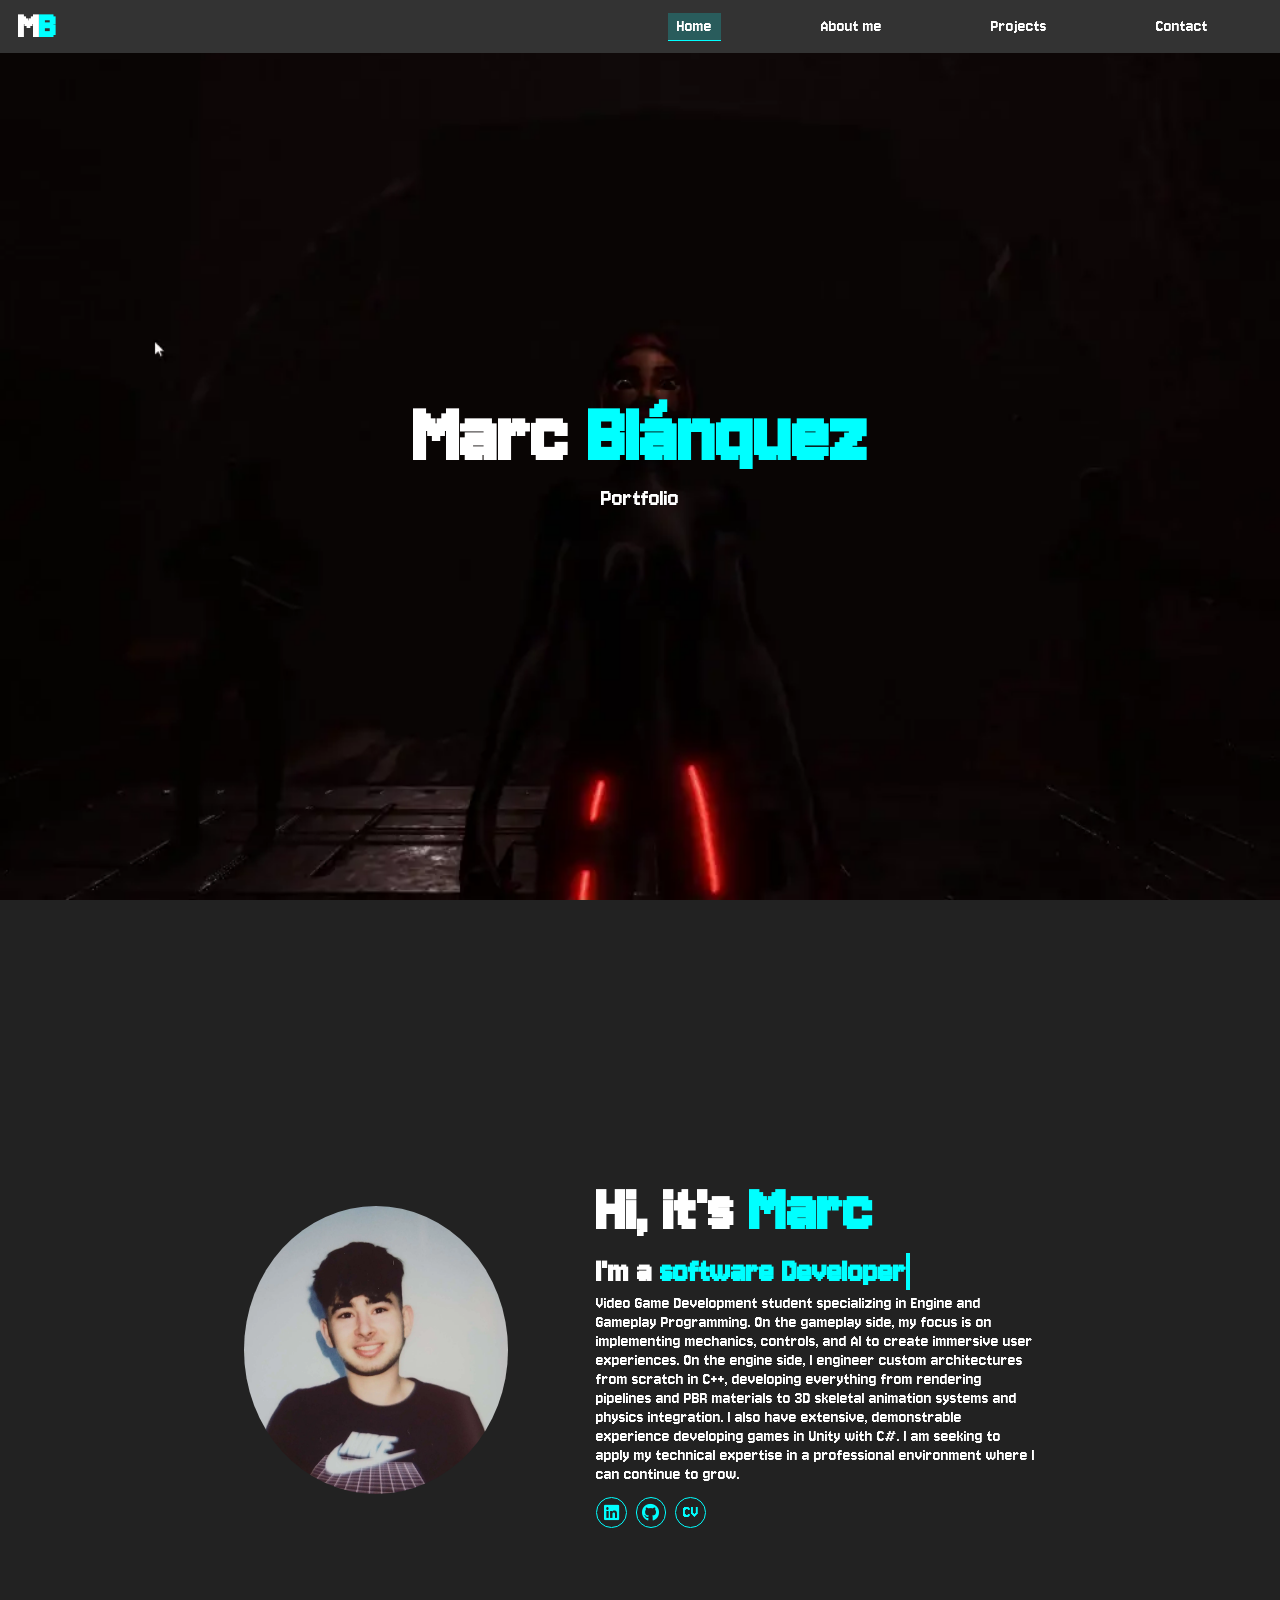
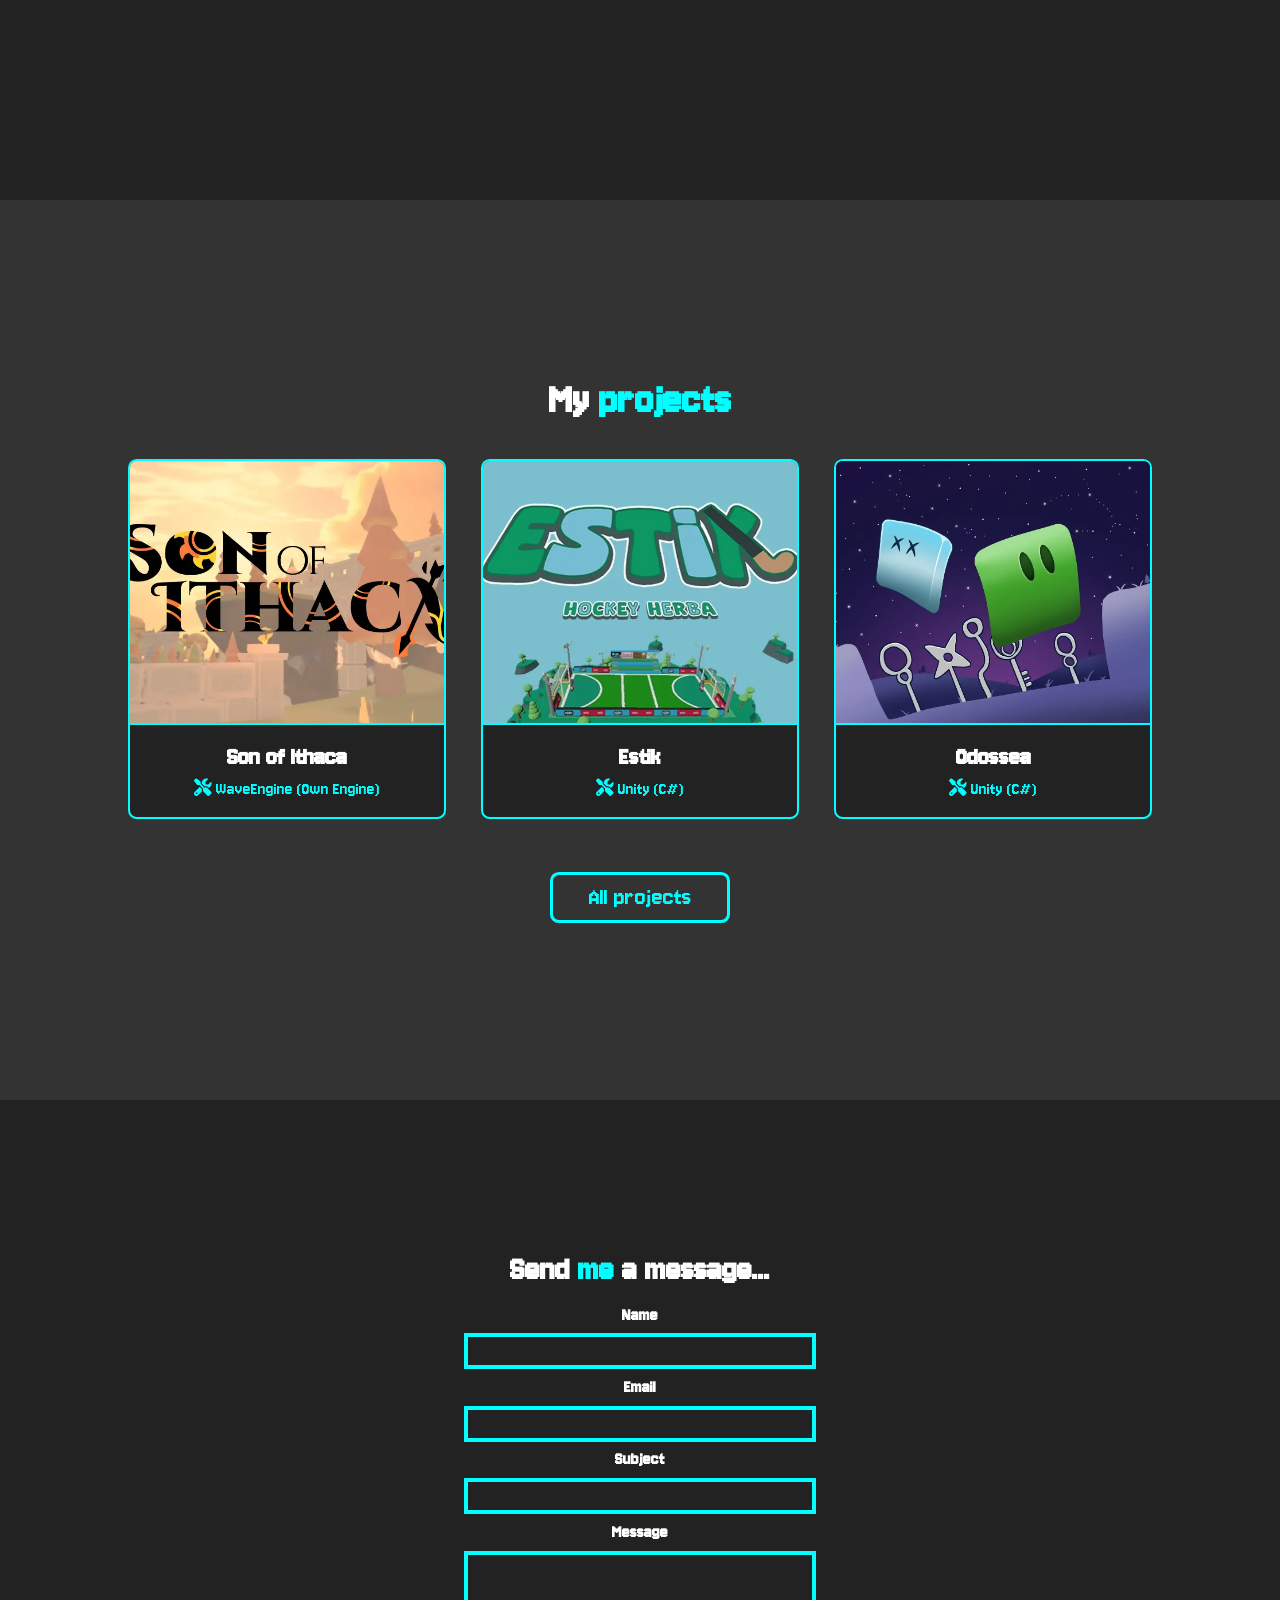
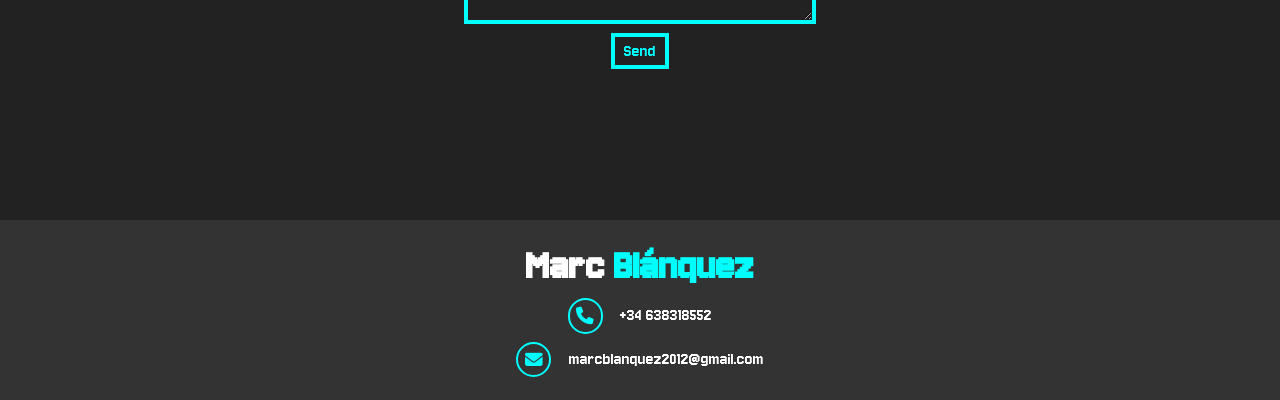
<file: index.html>
<!DOCTYPE html>
<html lang="en">
<head>
  <meta charset="UTF-8">
  <meta http-equiv="X-UA-Compatible" content="IE=edge">
  <meta name="viewport" content="width=device-width, initial-scale=1.0, maximum-scale=1.0, user-scalable=no">
  <meta name="description" content="Portfolio of Marc Blánquez, a Gameplay and Engine Programmer specialized in C++, custom game engines, and gameplay mechanics. Explore my technical projects and game development work.">
  <link rel="icon" type="image/png" href="resources/icon.png">
  <link rel="apple-touch-icon" href="resources/icon.png">
  <title>Marc Blánquez Portfolio</title>
  <link rel="stylesheet" href="https://cdnjs.cloudflare.com/ajax/libs/font-awesome/6.5.2/css/all.min.css">
  <link rel="stylesheet" href="css/styles.css">
  <link rel="stylesheet" href="css/index.css">
  <script src="data.js" defer></script>
  <script src="scripts.js" defer></script>
</head>
<body>
    <div class="wrapper">
        <header class ="header">
            <nav class="navbar">
                <div class="brand">
                    <h2>M<span>B</span></h2>
                </div>
                <ul class="menu">
                    <li><a href="#home">Home</a></li>
                    <li><a href="#about-me">About me</a></li>
                    <li><a href="#projects">Projects</a></li>
                    <li><a href="#contact">Contact</a></li>
                </ul>
            </nav>
        </header>  
        <main class="main">
            <div id="home" class="home">
                <video class="resume-video" loop autoplay muted poster="resources/posters/background.webp">
                    <source src="resources/videos/Background.mp4" type="video/mp4">
                </video>
                <div class="home-content">
                    <h1>Marc <span>Blánquez</span></h1>
                    <p>Portfolio</p>
                </div>
            </div>
            <div id="about-me" class="about-me">
                <img class="self-image" src="resources/mi-foto.webp" alt="">
                <div class="about-me-content">
                    <h1>Hi, it's <span>Marc</span></h2>
                    <h3 class="typing-text">I'm a <span></span></h3>
                    <p>Video Game Development student specializing in Engine and Gameplay Programming. On the gameplay side, my focus is on implementing mechanics, controls, and AI to create immersive user experiences. On the engine side, I engineer custom architectures from scratch in C++, developing everything from rendering pipelines and PBR materials to 3D skeletal animation systems and physics integration. I also have extensive, demonstrable experience developing games in Unity with C#. I am seeking to apply my technical expertise in a professional environment where I can continue to grow.</p>
                    <div class="about-me-icons">
                        <a href="https://linkedin.com/in/marc-blanquez-padilla-b49224221"><i class="fa-brands fa-linkedin"></i></a>
                        <a href="https://github.com/MarcBlanquezPadilla"><i class="fa-brands fa-github"></i></a>
                        <a class="about-me-download" href="resources/CV-ENG.pdf" download="MarcBlanquez_CV.pdf">CV</a>
                    </div>
                </div>                
            </div>
            <div id="projects" class="projects">
                <h1>My <span>projects</span></h1>
                <div id="projects-grid" class="projects-grid"></div>
                <button id="all-projects-btn" class="all-projects-btn">All projects</button>
            </div>
            <div id="contact" class="contact">
                <h1>Send <span>me</span> a message...</h1>
                <form action="https://formsubmit.co/marcblanquez2012@gmail.com" method="POST">
                    <h3>Name</h3>
                    <input class="contact-input" type="text" name="name" required>
                    <h3>Email</h3>
                    <input class="contact-input" type="email" name="email" required>
                    <h3>Subject</h3>
                    <input class="contact-input" type="text" name="subject" required>
                    <h3>Message</h3>
                    <textarea class = "contact-input" type="text" name="message" rows="3" required></textarea>
                    <button type ="submit">Send</button>
                </form>
            </div>
        </main>
        <footer>
            <div class="footer-content">
                <h2>Marc <span>Blánquez</span></h2>
                <div class="footer-contact">
                    <div class="footer-contact-icon"><i class="fa-solid fa-phone"></i></div>
                    <p>+34 638318552</p>
                </div>
                <div class="footer-contact">
                    <div class="footer-contact-icon"><i class="fa-solid fa-envelope"></i></div>
                    <p>marcblanquez2012@gmail.com</p>
                </div>
            </div>
        </footer>
    </div>  
</body>
</html>
</file>
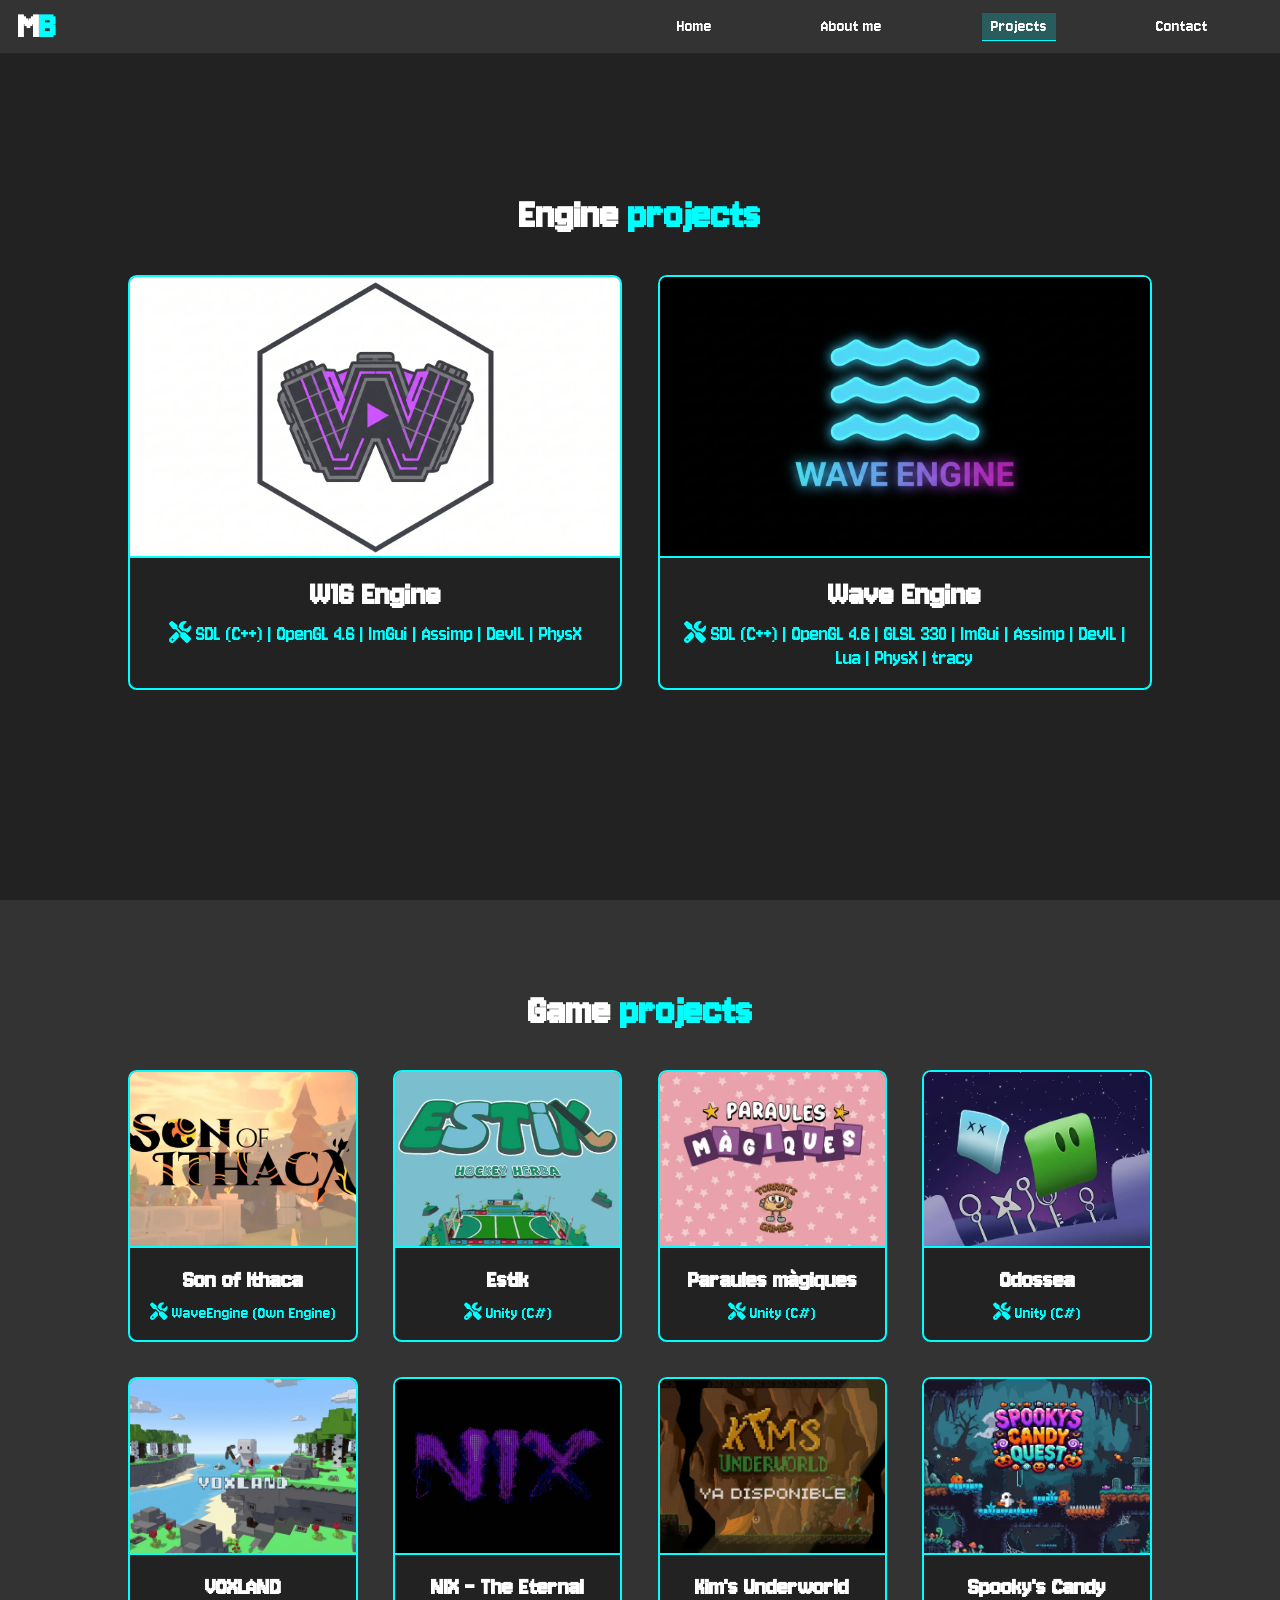
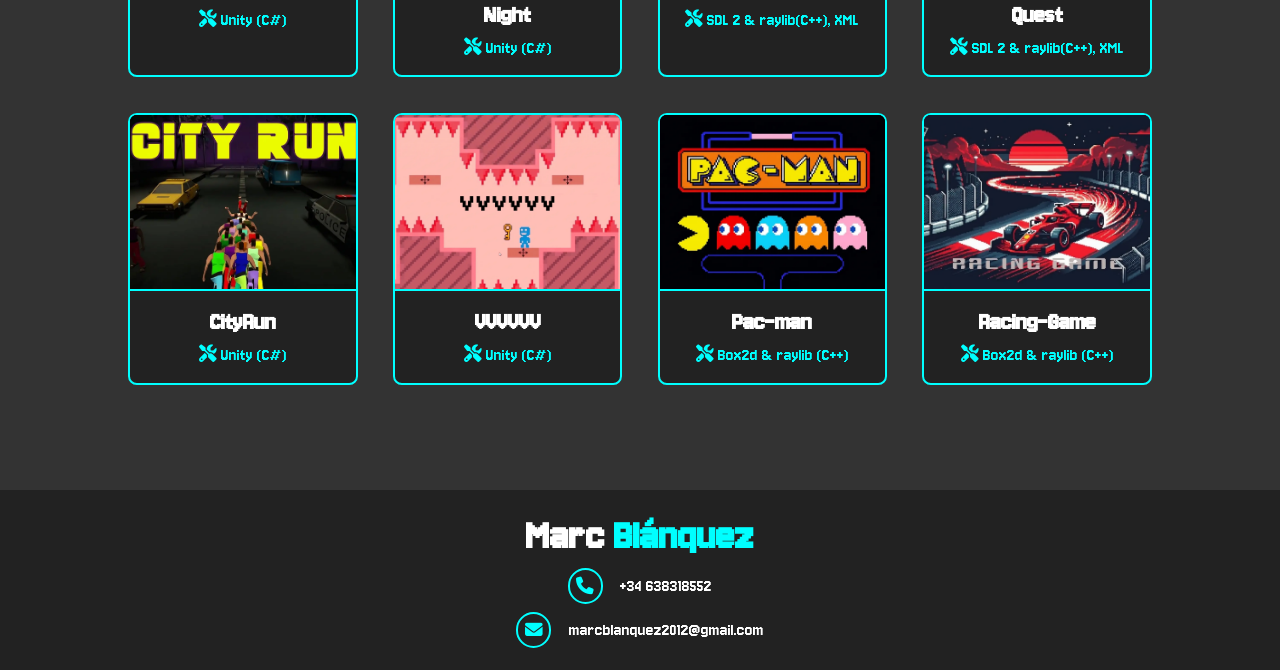
<file: allprojects.html>
<!DOCTYPE html>
<html lang="en">
<head>
  <meta charset="UTF-8">
  <meta http-equiv="X-UA-Compatible" content="IE=edge">
  <meta name="viewport" content="width=device-width, initial-scale=1.0, maximum-scale=1.0, user-scalable=no">
  <link rel="icon" type="image/jpeg" href="resources/icon.webp">
  <link rel="apple-touch-icon" href="resources/icon.webp">
  <title>Marc Blánquez Portfolio</title>
  <link rel="stylesheet" href="https://cdnjs.cloudflare.com/ajax/libs/font-awesome/6.5.2/css/all.min.css">
  <link rel="stylesheet" href="css/styles.css">
  <link rel="stylesheet" href="css/projects.css">
  <script src="data.js" defer></script>
  <script src="allprojects.js" defer></script>
</head>
<body>
    <div class="wrapper">
        <header class ="header">
            <nav class="navbar">
                <div class="brand" onclick="window.location.href='index.html'">
                    <h2>M<span>B</span></h2>
                </div>
                <ul class="menu">
                    <li><a href="index.html#home">Home</a></li>
                    <li><a href="index.html#about-me">About me</a></li>
                    <li><a href="allprojects.html" class="active-link">Projects</a></li>
                    <li><a href="index.html#contact">Contact</a></li>
                </ul>
            </nav>
        </header>  
        <main class="main">
            <div id="engine-projects" class="engine-projects">
                <h1>Engine <span>projects</span></h1>
                <div id="engine-projects-grid" class="engine-projects-grid"></div>
            </div>
            <div id="game-projects" class="game-projects">
                <h1>Game <span>projects</span></h1>
                <div id="game-projects-grid" class="game-projects-grid"></div>
            </div>
        </main>
        <footer>
            <div class="footer-content">
                <h2>Marc <span>Blánquez</span></h2>
                <div class="footer-contact">
                    <div class="footer-contact-icon"><i class="fa-solid fa-phone"></i></div>
                    <p>+34 638318552</p>
                </div>
                <div class="footer-contact">
                    <div class="footer-contact-icon"><i class="fa-solid fa-envelope"></i></div>
                    <p>marcblanquez2012@gmail.com</p>
                </div>
            </div>
        </footer>
    </div>  
</body>
</html>
</file>
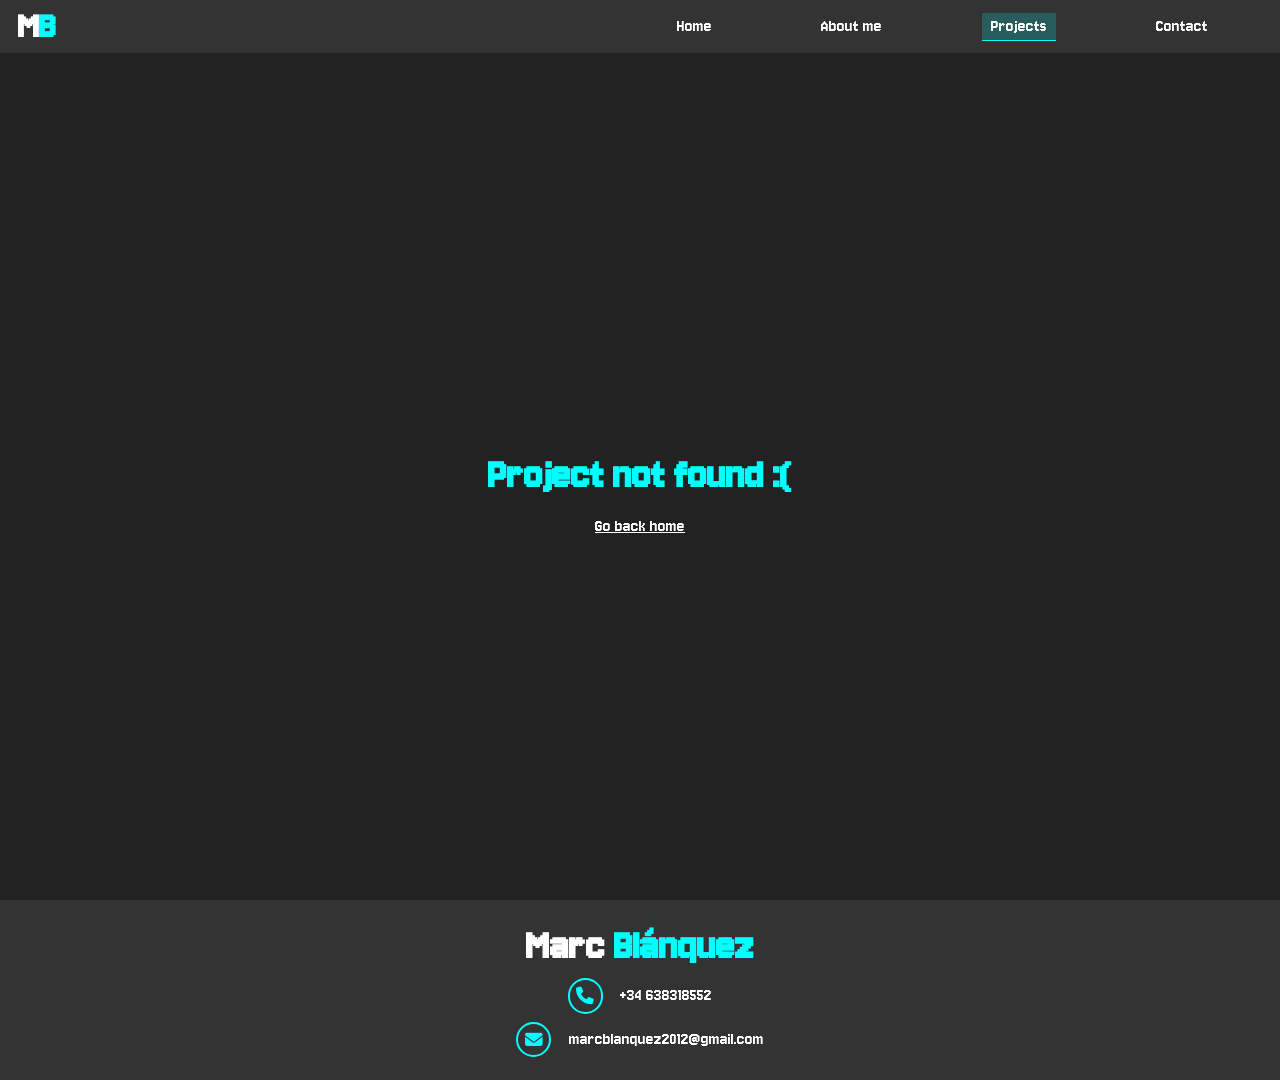
<file: project.html>
<!DOCTYPE html>
<html lang="en">
<head>
  <meta charset="UTF-8">
  <meta name="viewport" content="width=device-width, initial-scale=1.0">
  <link rel="icon" type="image/jpeg" href="resources/icon.webp">
  <link rel="apple-touch-icon" href="resources/icon.webp">
  <title>Marc Blánquez Portfolio</title>
  <link rel="stylesheet" href="https://cdnjs.cloudflare.com/ajax/libs/font-awesome/6.5.2/css/all.min.css">
  <link rel="stylesheet" href="css/styles.css">
  <link rel="stylesheet" href="css/project.css">
  <script src="data.js" defer></script>
  <script src="project.js" defer></script>
</head>
<body>
    <div class="wrapper">
        <header class ="header">
            <nav class="navbar">
                <div class="brand" onclick="window.location.href='index.html'">
                    <h2>M<span>B</span></h2>
                </div>
                <ul class="menu">
                    <li><a href="index.html#home">Home</a></li>
                    <li><a href="index.html#about-me">About me</a></li>
                    <li><a href="allprojects.html" class="active-link">Projects</a></li>
                    <li><a href="index.html#contact">Contact</a></li>
                </ul>
            </nav>
        </header>  

        <main class="main" style="padding-top: 10rem; min-height: 100vh; display: flex; justify-content: center; align-items: center; background-color: #222222;">
            <div id="single-project-container" style="width: 80vw; max-width: 120rem; color: white;">
            </div>
        </main>

        <footer>
            <div class="footer-content">
                <h2>Marc <span>Blánquez</span></h2>
                <div class="footer-contact">
                    <div class="footer-contact-icon"><i class="fa-solid fa-phone"></i></div>
                    <p>+34 638318552</p>
                </div>
                <div class="footer-contact">
                    <div class="footer-contact-icon"><i class="fa-solid fa-envelope"></i></div>
                    <p>marcblanquez2012@gmail.com</p>
                </div>
            </div>
        </footer>
    </div>  
</body>
</html>
</file>
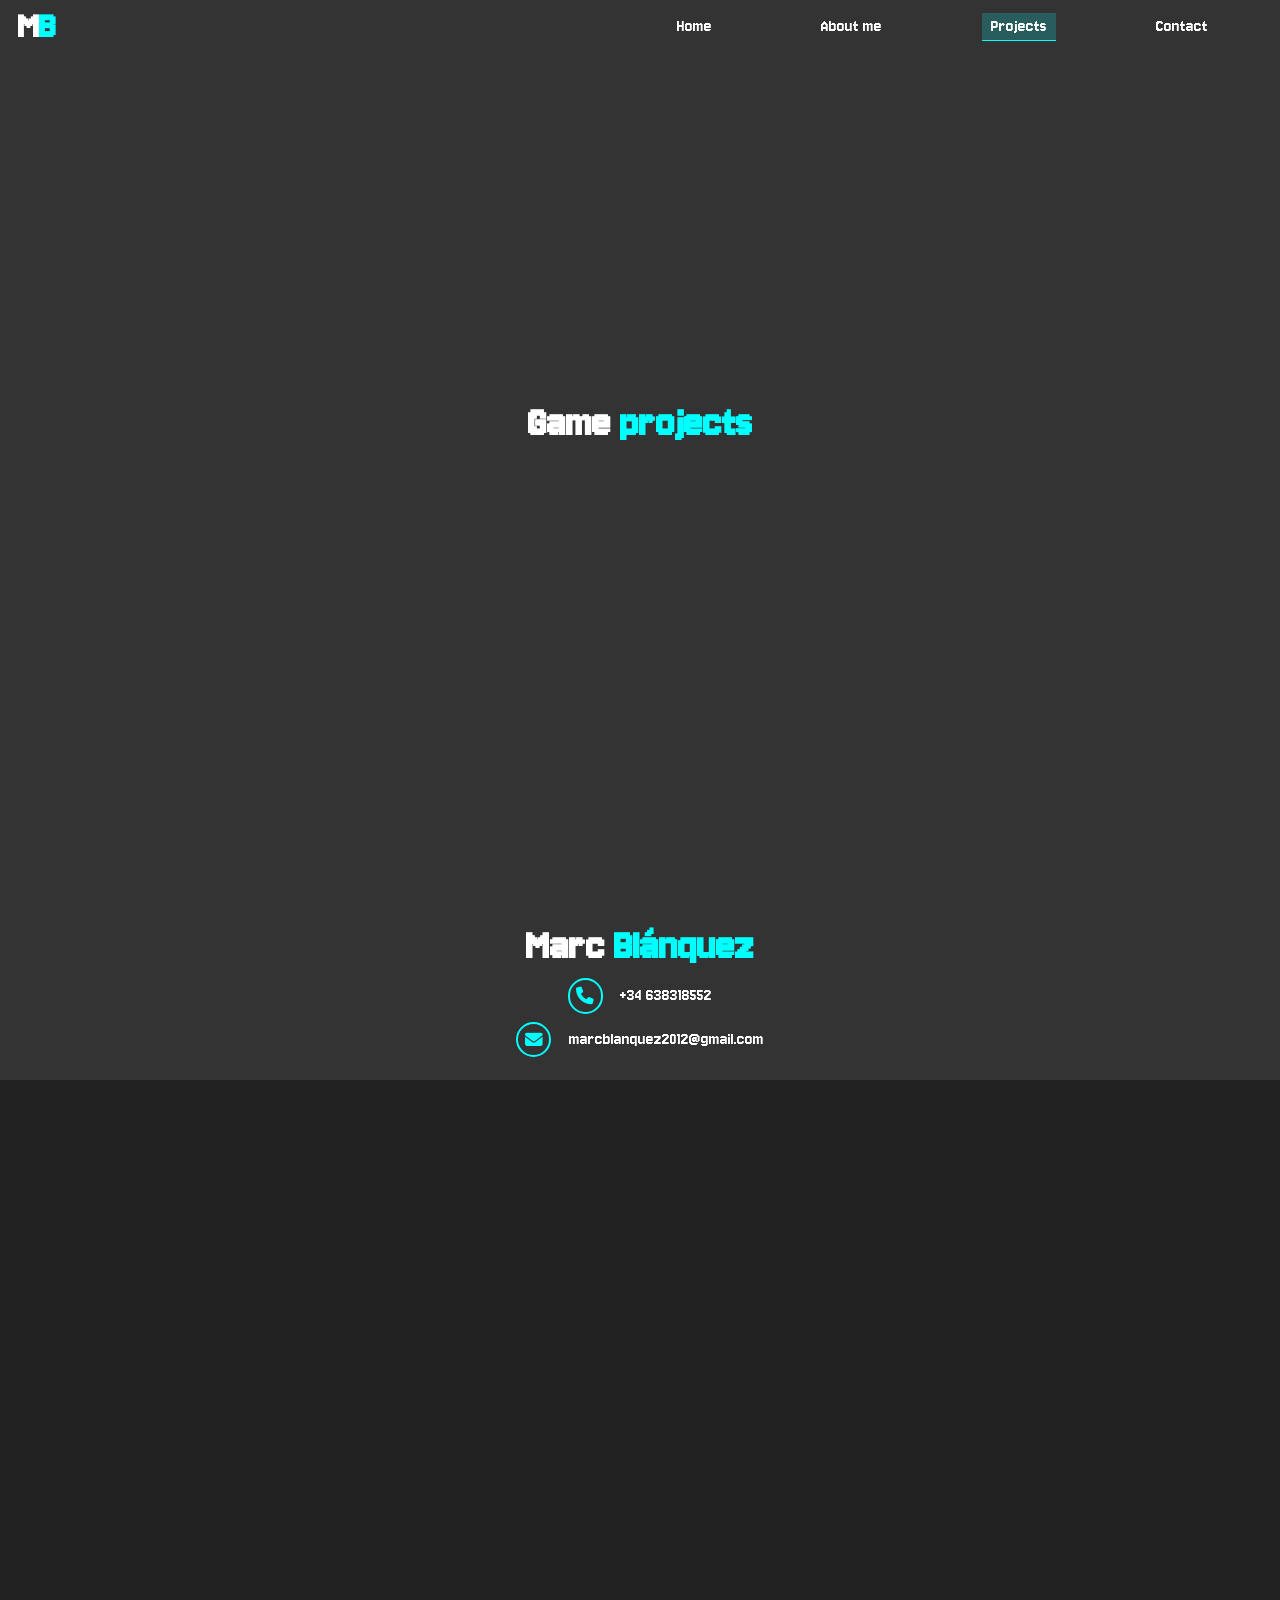
<file: projects.html>
<!DOCTYPE html>
<html lang="en">
<head>
  <meta charset="UTF-8">
  <meta http-equiv="X-UA-Compatible" content="IE=edge">
  <meta name="viewport" content="width=device-width, initial-scale=1.0, maximum-scale=1.0, user-scalable=no">
  <title>Portfolio</title>
  <link rel="stylesheet" href="https://cdnjs.cloudflare.com/ajax/libs/font-awesome/6.5.2/css/all.min.css">
  <link rel="stylesheet" href="css/styles.css">
  <script src="data.js" defer></script>
  <script src="scripts.js" defer></script>
</head>
<body>
    <div class="wrapper">
        <header class ="header">
            <nav class="navbar">
                <div class="brand">
                    <h2>M<span>B</span></h2>
                </div>
                <ul class="menu">
                    <li><a href="#home">Home</a></li>
                    <li><a href="#about-me">About me</a></li>
                    <li><a href="#projects">Projects</a></li>
                    <li><a href="#contact">Contact</a></li>
                </ul>
            </nav>
        </header>  
        <main class="main">
            <div id="projects" class="projects">
                <h1>Game <span>projects</span></h1>
                <div id="projects-grid" class="projects-grid"></div>
            </div>
        </main>
        <footer>
            <div class="footer-content">
                <h2>Marc <span>Blánquez</span></h2>
                <div class="footer-contact">
                    <div class="footer-contact-icon"><i class="fa-solid fa-phone"></i></div>
                    <p>+34 638318552</p>
                </div>
                <div class="footer-contact">
                    <div class="footer-contact-icon"><i class="fa-solid fa-envelope"></i></div>
                    <p>marcblanquez2012@gmail.com</p>
                </div>
            </div>
        </footer>
    </div>  
</body>
</html>
</file>
<file: css/styles.css>
@import url('https://fonts.googleapis.com/css2?family=Jersey+10&display=swap');

* {
  margin: 0;
  padding: 0;
  box-sizing: border-box;
  text-decoration: none;
  border: none;
  outline: none;
  
  font-family: "Jersey 10", sans-serif;
}

html {
    scroll-behavior: smooth;
    -webkit-font-smoothing: antialiased;
    -webkit-text-size-adjust: 100%;
}

@media (orientation: landscape) and (max-width: 4000px) {
    html {
        font-size: 130%;
    }
}

@media (orientation: landscape) and (max-width: 3000px) {
    html {
        font-size: 100%;
    }
}

@media (orientation: landscape) and (max-width: 2500px) {
    html {
        font-size: 85%;
    }
}

@media (orientation: landscape) and (max-width: 2000px) {
    html {
        font-size: 70%;
    }
}

@media (orientation: landscape) and (max-width: 1500px) {
    html {
        font-size: 55%;
    }
}

@media (orientation: landscape) and (max-width: 1000px) {
    html {
        font-size: 40%;
    }
}

@media (orientation: landscape) and (max-width: 750px) {
    html {
        font-size: 30%;
    }
}

@media (orientation: portrait) and (max-width: 2000px) {
    html {
        font-size: 90%;
    }
}

@media (orientation: portrait) and (max-width: 1500px) {
    html {
        font-size: 75%;
    }
}

@media (orientation: portrait) and (max-width: 1000px) {
    html {
        font-size: 60%;
    }
}

@media (orientation: portrait) and (max-width: 750px) {
    html {
        font-size: 40%;
    }
}


body {
  font-family: "Jersey 10", sans-serif;
  overflow-x: hidden;
  background-color: #222222;
  display: flex;
}

.wrapper {
  width:100vw;
  height:400vh;
}

header {
    position: fixed;  
    width:100%;
    min-height: 6rem;
    background-color: #333333;
    z-index: 1000;
    display: flex;
    align-items: center;
    justify-content: center;
}

.navbar {
    width: 100vw;
    display: flex;
    justify-content: space-between;
    padding: 0.5rem 2rem;
    align-items: center;
}

.brand {
    font-size: 3rem;
    color: white;
    transition: ease .2s;
    cursor: pointer;
}

.brand span {
  color:aqua;
}

.brand:hover {
    transform: scale(1.1);
}

.menu {
    display:flex;
    width: 50vw;
    justify-content: space-around;
}

.menu li{
    list-style:none;
}

.menu a {
  color:white;
  text-decoration: none;
  padding:0.5rem 1rem;
  font-size: 2rem;
  border-bottom: 0.2rem solid transparent;
}

.menu a:hover , menu a:active{
    background-color: rgba(0,255,255, 20%);
    transition:ease .2s;
    border-bottom: 0.2rem solid aqua;
}

.menu a:not(:hover) {
    transition:ease-in .2s;
}

@media(orientation: portrait)
{
    .menu {
        width: 70vw;
    }
}

.menu a:hover, 
.menu a:active,
.menu a.active-link {
    background-color: rgba(0, 255, 255, 0.2);
    transition: ease .2s;
    border-bottom: 0.2rem solid aqua;
}

main {
    width: 100vw;
}

.home {
    width: 100vw;
    height: 100vh;
}

.resume-video {
    width: 100vw;
    height: 100vh;
    min-height: 70rem;
    object-fit: cover;
    position: absolute;
    z-index: -1;
    background-color: #222222;
}

.home-content {
    width: 100%;
    height: 100%;
    display: flex;
    flex-direction: column;
    align-items: center;
    justify-content: center;
    color:white;
}

.home-content h1 {
    font-size: 10rem;
}

.home-content h1 span{
    color:aqua;
}

.home-content p {
    font-size: 3rem;
}

.about-me{
    width: 100vw;
    height: 100vh;
    min-height: 70rem;
    background-color: #222222;
    align-items: center;
    justify-content: center;
    display: flex;
    flex-direction: row;
    gap: 10rem;
}

.about-me img{
    width: 30rem;
    border-radius: 50%;
}

.about-me-content {
    
    justify-content: center;
    display: inline-flex;
    flex-direction: column;
    width: 50rem;
    gap:0.5rem;
}

.about-me-content h1{
    font-size: 8rem;
    color: white;
}

.about-me-content h1 span{
    color:aqua;
}

.about-me-content h3{
    font-size: 4rem;
    color: white;
}

.about-me-content h3 span{
    color:aqua;
}

.about-me-content p{
    font-size: 2rem;
    color: white;
}

.about-me-icons{
    padding-top:1rem ;
    transition: ease 0.5s;
    display: flex;
    gap: 1rem;
}

.about-me-icons a {
    display: flex;
    justify-content: center;
    align-items: center;
    text-align: center;
    width: 3.5rem;
    height: 3.5rem;
    background-color: transparent;
    border: 0.2rem solid aqua;
    font-size: 2rem;
    border-radius: 50%;
    color:aqua;
}


.about-me-icons a:hover{
    transform: scale(1.1);
    color: white;
    border: 0.2rem solid white;
    transition: ease 0.2s;
    box-shadow: 0 0 0.5rem;
    
}

.typing-text span {
    position: relative;
}

.typing-text span::before{
    content: "software Developer";
    color: aqua;
    animation: words 8s infinite;
}

.typing-text span::after{
    content: "";
    color: aqua;
    width: calc(100%);
    border-left: 0.5rem solid aqua;
    animation: cursor 0.6s infinite;
}

@keyframes cursor {
    to{
        border-left: 0.5rem solid transparent;
    }
}

@keyframes words {
    0%,50% {
        content:"student";
    }
    51%,100% {
        content:"gameplay programmer";
    }
}

@media(orientation: portrait)
{
    .about-me {
        flex-direction: column;
        
    }

    .about-me-content {
        justify-content: center;
        display: inline-flex;
        flex-direction: column;
    }
}

.projects {
    width: 100vw;
    min-height: 100vh; 
    height: auto; 
    background-color: #333333;
    display: flex;
    flex-direction: column;
    align-items: center;
    justify-content: center;
    gap: 2rem;
    padding: 10rem 0;
}

.projects h1 {
    font-size: 5rem;
    color: white;
}

.projects h1 span {
    color: aqua;
}


.projects-grid {
    display: grid;
    grid-template-columns: repeat(auto-fit, minmax(30rem, 1fr));
    gap: 4rem;
    width: 80vw;
    max-width: 120rem;
    padding: 2rem 0;
}

.project-card {
    background-color: #222222;
    border: 0.3rem solid aqua;
    border-radius: 1rem;
    overflow: hidden;
    cursor: pointer;
    transition: transform 0.3s ease, box-shadow 0.3s ease, border-color 0.3s ease;
    display: flex;
    flex-direction: column;
}

.project-card:hover {
    transform: scale(1.05);
    box-shadow: 0rem 0rem 5rem rgba(0, 255, 255, 0.4);
    border-color: white;
}

.media-container {
    position: relative;
    width: 100%;
    height: 30rem;
    border-bottom: 0.3rem solid aqua;
    transition: border-color 0.3s ease;
}

.project-card:hover .media-container {
    border-bottom: 0.3rem solid white;
}

.card-poster {
    position: absolute;
    top: 0;
    left: 0;
    width: 100%;
    height: 100%;
    object-fit: cover;
    z-index: 1;
    transition: opacity 0.3s ease;
}

.project-card-video {
    width: 100%;
    height: 30rem;
    object-fit: cover;
    border-bottom: 0.3rem solid aqua;
    transition: border-color 0.3s ease;
}


.project-card:hover .project-card-video {
    border-bottom: 0.3rem solid white;
}

.project-card-info {
    padding: 2rem;
    text-align: center;
    display: flex;
    flex-direction: column;
    gap: 1rem;
}

.project-card-info h3 {
    color: white;
    font-size: 3rem;
}

.project-card-info p {
    color: aqua;
    font-size: 2rem;
}

.all-projects-btn {
    font-size: 3rem;
    padding: 1rem 4rem;
    border: 0.4rem solid aqua;
    background-color: transparent;
    color: aqua;
    border-radius: 1rem;
    transition: ease 0.3s;
    cursor: pointer;
    margin-top: 2rem;
}

.all-projects-btn:hover {
    transform: scale(1.1);
    color: white;
    border: 0.4rem solid white;
    box-shadow: 0 0 1.5rem rgba(0, 255, 255, 0.4);
}

.contact{
    width: 100vw;
    height: 80vh;
    min-height: 55rem;
    background-color: #222222;
    display: flex;
    flex-direction: column;
    align-items: center;
    justify-content: center;
    gap:2rem;
}

.contact h3 {
    font-size: 2rem;
    color: white;
}

.contact-input {
    background-color: transparent;
    border: 0.5rem solid aqua;
    font-size: 2rem;
    padding: 0.5rem;
    width: 40rem;
    color: white;
    display: flex;
    flex-direction: column;
    text-align: left;
}


form {
    display:flex;
    flex-direction: column;
    justify-content: center;
    align-items: center;
    gap: 1rem;
}

.contact h1 {
    font-size: 4rem ;   
    color: white;
}

.contact h1 span{ 
    color: aqua;
}

.contact button {
    font-size: 2rem;
    padding: 0.5rem 1rem;
    border: 0.5rem solid aqua;
    background-color: transparent;
    color: aqua;
    transition: ease 0.2s;
}

.contact button:hover {
    transform: scale(1.1);
    color: white;
    border: 0.5rem solid white;
    box-shadow: 0 0 0.5rem;
    cursor: pointer;
}

footer {
    width: 100vw;
    height: 20vh;
    min-height: 15rem;
    background-color: #333333;
    display: flex;
    justify-content: center;
    align-items: center;
    text-align: center;
}

footer h2 {
    font-size: 5rem;
    color: white;
}

footer h2 span{
    color: aqua;
}

.footer-content {
    display: flex;
    flex-direction: column;
    gap:1rem;
}

.footer-contact {
    display: flex;
    justify-content: center;
    align-items: center;
    gap: 2rem;
    color:white;
    font-size: 2rem;
    
}

.footer-contact-icon{
    display: flex;
    align-items: center;
    justify-content: center;
    width: 4rem;
    height: 4rem;
    border: 0.3rem solid aqua;
    border-radius: 50%;
    color: aqua;
}
</file>
<file: css/index.css>
@import url('https://fonts.googleapis.com/css2?family=Jersey+10&display=swap');

* {
  margin: 0;
  padding: 0;
  box-sizing: border-box;
  text-decoration: none;
  border: none;
  outline: none;
  
  font-family: "Jersey 10", sans-serif;
}

html {
    scroll-behavior: smooth;
    -webkit-font-smoothing: antialiased;
    -webkit-text-size-adjust: 100%;
}

@media (orientation: landscape) and (max-width: 4000px) {
    html {
        font-size: 130%;
    }
}

@media (orientation: landscape) and (max-width: 3000px) {
    html {
        font-size: 100%;
    }
}

@media (orientation: landscape) and (max-width: 2500px) {
    html {
        font-size: 85%;
    }
}

@media (orientation: landscape) and (max-width: 2000px) {
    html {
        font-size: 70%;
    }
}

@media (orientation: landscape) and (max-width: 1500px) {
    html {
        font-size: 55%;
    }
}

@media (orientation: landscape) and (max-width: 1000px) {
    html {
        font-size: 40%;
    }
}

@media (orientation: landscape) and (max-width: 750px) {
    html {
        font-size: 30%;
    }
}

@media (orientation: portrait) and (max-width: 2000px) {
    html {
        font-size: 90%;
    }
}

@media (orientation: portrait) and (max-width: 1500px) {
    html {
        font-size: 75%;
    }
}

@media (orientation: portrait) and (max-width: 1000px) {
    html {
        font-size: 60%;
    }
}

@media (orientation: portrait) and (max-width: 750px) {
    html {
        font-size: 40%;
    }
}


body {
  font-family: "Jersey 10", sans-serif;
  overflow-x: hidden;
  background-color: #222222;
  display: flex;
}

.wrapper {
  width:100vw;
  height:100vh;
}

.home {
    width: 100vw;
    height: 100vh;
}

.resume-video {
    width: 100vw;
    height: 100vh;
    min-height: 70rem;
    object-fit: cover;
    position: absolute;
    z-index: -1;
    background-color: #222222;
}

.home-content {
    width: 100%;
    height: 100%;
    display: flex;
    flex-direction: column;
    align-items: center;
    justify-content: center;
    color:white;
}

.home-content h1 {
    font-size: 10rem;
}

.home-content h1 span{
    color:aqua;
}

.home-content p {
    font-size: 3rem;
}

.about-me{
    width: 100vw;
    height: 100vh;
    min-height: 70rem;
    background-color: #222222;
    align-items: center;
    justify-content: center;
    display: flex;
    flex-direction: row;
    gap: 10rem;
}

.about-me img{
    width: 30rem;
    border-radius: 50%;
}

.about-me-content {
    
    justify-content: center;
    display: inline-flex;
    flex-direction: column;
    width: 50rem;
    gap:0.5rem;
}

.about-me-content h1{
    font-size: 8rem;
    color: white;
}

.about-me-content h1 span{
    color:aqua;
}

.about-me-content h3{
    font-size: 4rem;
    color: white;
}

.about-me-content h3 span{
    color:aqua;
}

.about-me-content p{
    font-size: 2rem;
    color: white;
}

.about-me-icons{
    padding-top:1rem ;
    transition: ease 0.5s;
    display: flex;
    gap: 1rem;
}

.about-me-icons a {
    display: flex;
    justify-content: center;
    align-items: center;
    text-align: center;
    width: 3.5rem;
    height: 3.5rem;
    background-color: transparent;
    border: 0.2rem solid aqua;
    font-size: 2rem;
    border-radius: 50%;
    color:aqua;
}


.about-me-icons a:hover{
    transform: scale(1.1);
    color: white;
    border: 0.2rem solid white;
    transition: ease 0.2s;
    box-shadow: 0 0 0.5rem;
    
}

.typing-text span {
    position: relative;
}

.typing-text span::before{
    content: "software Developer";
    color: aqua;
    animation: words 8s infinite;
}

.typing-text span::after{
    content: "";
    color: aqua;
    width: calc(100%);
    border-left: 0.5rem solid aqua;
    animation: cursor 0.6s infinite;
}

@keyframes cursor {
    to{
        border-left: 0.5rem solid transparent;
    }
}

@keyframes words {
    0%,33% {
        content:"student";
    }
    34%,66% {
        content:"gameplay programmer";
    }
    67%,100% {
        content:"engine programmer";
    }
}

@media(orientation: portrait)
{
    .about-me {
        flex-direction: column;
        
    }

    .about-me-content {
        justify-content: center;
        display: inline-flex;
        flex-direction: column;
    }
}

.projects {
    width: 100vw;
    min-height: 100vh; 
    height: auto; 
    background-color: #333333;
    display: flex;
    flex-direction: column;
    align-items: center;
    justify-content: center;
    gap: 2rem;
    padding: 10rem 0;
}

.projects h1 {
    font-size: 5rem;
    color: white;
}

.projects h1 span {
    color: aqua;
}


.projects-grid {
    display: grid;
    grid-template-columns: repeat(auto-fit, minmax(30rem, 1fr));
    gap: 4rem;
    width: 80vw;
    max-width: 120rem;
    padding: 2rem 0;
}

.project-card {
    background-color: #222222;
    border: 0.3rem solid aqua;
    border-radius: 1rem;
    overflow: hidden;
    cursor: pointer;
    transition: transform 0.3s ease, box-shadow 0.3s ease, border-color 0.3s ease;
    display: flex;
    flex-direction: column;
}

.project-card:hover {
    transform: scale(1.05);
    box-shadow: 0rem 0rem 5rem rgba(0, 255, 255, 0.4);
    border-color: white;
}

.media-container {
    position: relative;
    width: 100%;
    height: 30rem;
    border-bottom: 0.3rem solid aqua;
    transition: border-color 0.3s ease;
}

.project-card:hover .media-container {
    border-bottom: 0.3rem solid white;
}

.card-poster {
    position: absolute;
    top: 0;
    left: 0;
    width: 100%;
    height: 100%;
    object-fit: cover;
    z-index: 1;
    transition: opacity 0.3s ease;
}

.project-card-video {
    width: 100%;
    height: 30rem;
    object-fit: cover;
    border-bottom: 0.3rem solid aqua;
    transition: border-color 0.3s ease;
}


.project-card:hover .project-card-video {
    border-bottom: 0.3rem solid white;
}

.project-card-info {
    padding: 2rem;
    text-align: center;
    display: flex;
    flex-direction: column;
    gap: 1rem;
}

.project-card-info h3 {
    color: white;
    font-size: 3rem;
}

.project-card-info p {
    color: aqua;
    font-size: 2rem;
}

.all-projects-btn {
    font-size: 3rem;
    padding: 1rem 4rem;
    border: 0.4rem solid aqua;
    background-color: transparent;
    color: aqua;
    border-radius: 1rem;
    transition: ease 0.3s;
    cursor: pointer;
    margin-top: 2rem;
}

.all-projects-btn:hover {
    transform: scale(1.1);
    color: white;
    border: 0.4rem solid white;
    box-shadow: 0 0 1.5rem rgba(0, 255, 255, 0.4);
}

.contact{
    width: 100vw;
    height: 80vh;
    min-height: 55rem;
    background-color: #222222;
    display: flex;
    flex-direction: column;
    align-items: center;
    justify-content: center;
    gap:2rem;
}

.contact h3 {
    font-size: 2rem;
    color: white;
}

.contact-input {
    background-color: transparent;
    border: 0.5rem solid aqua;
    font-size: 2rem;
    padding: 0.5rem;
    width: 40rem;
    color: white;
    display: flex;
    flex-direction: column;
    text-align: left;
}


form {
    display:flex;
    flex-direction: column;
    justify-content: center;
    align-items: center;
    gap: 1rem;
}

.contact h1 {
    font-size: 4rem ;   
    color: white;
}

.contact h1 span{ 
    color: aqua;
}

.contact button {
    font-size: 2rem;
    padding: 0.5rem 1rem;
    border: 0.5rem solid aqua;
    background-color: transparent;
    color: aqua;
    transition: ease 0.2s;
}

.contact button:hover {
    transform: scale(1.1);
    color: white;
    border: 0.5rem solid white;
    box-shadow: 0 0 0.5rem;
    cursor: pointer;
}
</file>
<file: css/projects.css>
@import url('https://fonts.googleapis.com/css2?family=Jersey+10&display=swap');

* {
  margin: 0;
  padding: 0;
  box-sizing: border-box;
  text-decoration: none;
  border: none;
  outline: none;
  
  font-family: "Jersey 10", sans-serif;
}

html {
    scroll-behavior: smooth;
    -webkit-font-smoothing: antialiased;
    -webkit-text-size-adjust: 100%;
}

@media (orientation: landscape) and (max-width: 4000px) {
    html {
        font-size: 130%;
    }
}

@media (orientation: landscape) and (max-width: 3000px) {
    html {
        font-size: 100%;
    }
}

@media (orientation: landscape) and (max-width: 2500px) {
    html {
        font-size: 85%;
    }
}

@media (orientation: landscape) and (max-width: 2000px) {
    html {
        font-size: 70%;
    }
}

@media (orientation: landscape) and (max-width: 1500px) {
    html {
        font-size: 55%;
    }
}

@media (orientation: landscape) and (max-width: 1000px) {
    html {
        font-size: 40%;
    }
}

@media (orientation: landscape) and (max-width: 750px) {
    html {
        font-size: 30%;
    }
}

@media (orientation: portrait) and (max-width: 2000px) {
    html {
        font-size: 90%;
    }
}

@media (orientation: portrait) and (max-width: 1500px) {
    html {
        font-size: 75%;
    }
}

@media (orientation: portrait) and (max-width: 1000px) {
    html {
        font-size: 60%;
    }
}

@media (orientation: portrait) and (max-width: 750px) {
    html {
        font-size: 40%;
    }
}


body {
  font-family: "Jersey 10", sans-serif;
  overflow-x: hidden;
  background-color: #222222;
  display: flex;
}

.wrapper {
  width:100vw;
  height:100vh;
}

main {
    width: 100vw;
}

.engine-projects {
    width: 100vw;
    min-height: 100vh; 
    height: auto; 
    background-color: #222222;
    display: flex;
    flex-direction: column;
    align-items: center;
    justify-content: center;
    gap: 2rem;
    padding: 10rem 0;
}

.engine-projects h1 {
    font-size: 5rem;
    color: white;
}

.engine-projects h1 span {
    color: aqua;
}


.game-projects {
    width: 100vw;
    min-height: 100vh; 
    height: auto; 
    background-color: #333333;
    display: flex;
    flex-direction: column;
    align-items: center;
    justify-content: center;
    gap: 2rem;
    padding: 10rem 0;
}

.game-projects h1 {
    font-size: 5rem;
    color: white;
}

.game-projects h1 span {
    color: aqua;
}


.game-projects-grid {
    display: grid;
    grid-template-columns: repeat(auto-fill, minmax(25rem, 1fr));
    gap: 4rem;
    width: 80vw;
    max-width: 120rem;
    padding: 2rem 0;
}

.engine-projects-grid {
    display: grid;
    grid-template-columns: repeat(auto-fill, minmax(45rem, 1fr));
    gap: 4rem;
    width: 80vw;
    max-width: 120rem;
    padding: 2rem 0;
}

.project-card {
    background-color: #222222;
    border: 0.3rem solid aqua;
    border-radius: 1rem;
    overflow: hidden;
    cursor: pointer;
    transition: transform 0.3s ease, box-shadow 0.3s ease, border-color 0.3s ease;
    display: flex;
    flex-direction: column;
}

.engine-projects-grid .media-container,
.engine-projects-grid .project-card-video {
    height: 32rem; 
}

.engine-projects-grid .project-card-info h3 {
    font-size: 4rem;
}

.engine-projects-grid .project-card-info p {
    font-size: 2.5rem;
}

.project-card:hover {
    transform: scale(1.05);
    box-shadow: 0rem 0rem 5rem rgba(0, 255, 255, 0.4);
    border-color: white;
}

.media-container {
    position: relative;
    width: 100%;
    height: 20rem;
    border-bottom: 0.3rem solid aqua;
    transition: border-color 0.3s ease;
}

.engine-projects-grid .media-container,
.engine-projects-grid .project-card-video {
    height: 32rem; 
}

.engine-projects-grid .project-card-info h3 {
    font-size: 4rem;
}

.engine-projects-grid .project-card-info p {
    font-size: 2.5rem;
}

.project-card:hover .media-container {
    border-bottom: 0.3rem solid white;
}

.card-poster {
    position: absolute;
    top: 0;
    left: 0;
    width: 100%;
    height: 100%;
    object-fit: cover;
    z-index: 1;
    transition: opacity 0.3s ease;
}

.project-card-video {
    width: 100%;
    height: 20rem;
    object-fit: cover;
    border-bottom: 0.3rem solid aqua;
    transition: border-color 0.3s ease;
}


.project-card:hover .project-card-video {
    border-bottom: 0.3rem solid white;
}

.project-card-info {
    padding: 2rem;
    text-align: center;
    display: flex;
    flex-direction: column;
    gap: 1rem;
}

.project-card-info h3 {
    color: white;
    font-size: 3rem;
}

.project-card-info p {
    color: aqua;
    font-size: 2rem;
}

.all-projects-btn {
    font-size: 3rem;
    padding: 1rem 4rem;
    border: 0.4rem solid aqua;
    background-color: transparent;
    color: aqua;
    border-radius: 1rem;
    transition: ease 0.3s;
    cursor: pointer;
    margin-top: 2rem;
}

.all-projects-btn:hover {
    transform: scale(1.1);
    color: white;
    border: 0.4rem solid white;
    box-shadow: 0 0 1.5rem rgba(0, 255, 255, 0.4);
}

footer {

    background-color: #222222;
}
</file>
<file: css/project.css>
@import url('https://fonts.googleapis.com/css2?family=Jersey+10&display=swap');

* {
  margin: 0;
  padding: 0;
  box-sizing: border-box;
  text-decoration: none;
  border: none;
  outline: none;
  
  font-family: "Jersey 10", sans-serif;
}

html {
    scroll-behavior: smooth;
    -webkit-font-smoothing: antialiased;
    -webkit-text-size-adjust: 100%;
}

@media (orientation: landscape) and (max-width: 4000px) {
    html {
        font-size: 130%;
    }
}

@media (orientation: landscape) and (max-width: 3000px) {
    html {
        font-size: 100%;
    }
}

@media (orientation: landscape) and (max-width: 2500px) {
    html {
        font-size: 85%;
    }
}

@media (orientation: landscape) and (max-width: 2000px) {
    html {
        font-size: 70%;
    }
}

@media (orientation: landscape) and (max-width: 1500px) {
    html {
        font-size: 55%;
    }
}

@media (orientation: landscape) and (max-width: 1000px) {
    html {
        font-size: 40%;
    }
}

@media (orientation: landscape) and (max-width: 750px) {
    html {
        font-size: 30%;
    }
}

@media (orientation: portrait) and (max-width: 2000px) {
    html {
        font-size: 90%;
    }
}

@media (orientation: portrait) and (max-width: 1500px) {
    html {
        font-size: 75%;
    }
}

@media (orientation: portrait) and (max-width: 1000px) {
    html {
        font-size: 60%;
    }
}

@media (orientation: portrait) and (max-width: 750px) {
    html {
        font-size: 40%;
    }
}


body {
  font-family: "Jersey 10", sans-serif;
  overflow-x: hidden;
  background-color: #222222;
  display: flex;
}

.wrapper {
  width:100vw;
  height:100vh;
}

main {
    width: 100vw;
}

.sp-wrapper {
    display: flex;
    flex-direction: column;
    gap: 4rem;
    align-items: center;
    padding-bottom: 5rem;
}

.sp-container {
    width: 100%;
    max-width: 95rem;
    display: flex;
    flex-direction: column;
    gap: 3rem;
}

.sp-title {
    font-size: 6rem;
    color: aqua;
    margin: 0;
    text-align: center;
    text-transform: uppercase;
    letter-spacing: 0.2rem;
}

.sp-video {
    width: 100%;
    border: 0.3rem solid aqua;
    border-radius: 1rem;
    box-shadow: 0 1rem 3rem rgba(0, 255, 255, 0.1);
}

.sp-pills {
    display: flex;
    gap: 3rem;
    font-size: 2.2rem;
    background-color: #333;
    padding: 2rem;
    border-radius: 1rem;
    justify-content: center;
    flex-wrap: wrap;
}

.sp-pills span {
    color: white;
}

.sp-pills i {
    color: aqua;
}

.sp-description {
    font-size: 2.5rem;
    text-align: justify;
    line-height: 1.6;
    color: #ddd;
}

.sp-contributions {
    margin-top: 3rem;
    background-color: rgba(0, 255, 255, 0.05);
    padding: 2rem;
    border-radius: 1rem;
    border-left: 0.5rem solid aqua;
}

.sp-contributions h3 {
    font-size: 3rem;
    color: white;
    margin-bottom: 1.5rem;
}

.sp-contributions ul {
    list-style: none;
    font-size: 2.2rem;
    color: #ddd;
    display: flex;
    flex-direction: column;
    gap: 1rem;
}

.sp-contributions i {
    color: aqua;
    margin-right: 1rem;
}

.sp-buttons {
    display: flex;
    gap: 2rem;
    margin-top: 2rem;
    justify-content: center;
}

.sp-btn {
    padding: 1rem 4rem;
    border: 0.3rem solid aqua;
    background-color: transparent;
    color: white;
    font-size: 2.5rem;
    border-radius: 1rem;
    transition: 0.3s;
    text-align: center;
    min-width: 20rem;
    cursor: pointer;
}

.sp-btn:hover {
    background-color: aqua;
    color: #222;
    box-shadow: 0 0 1.5rem rgba(0, 255, 255, 0.4);
}

.sp-award {
    display: flex;
    align-items: center;
    justify-content: center;
    gap: 1.5rem;
    background: linear-gradient(45deg, rgba(255, 215, 0, 0.1), rgba(255, 215, 0, 0.2));
    border: 0.2rem solid gold;
    color: gold;
    padding: 1rem 3rem;
    border-radius: 5rem;
    font-size: 2.5rem;
    font-weight: bold;
    box-shadow: 0 0 2rem rgba(255, 215, 0, 0.15);
    margin: -1rem auto 2rem auto;
    text-transform: uppercase;
    letter-spacing: 0.1rem;
    width: fit-content;
}

.sp-award i {
    font-size: 3rem;
}
</file>
